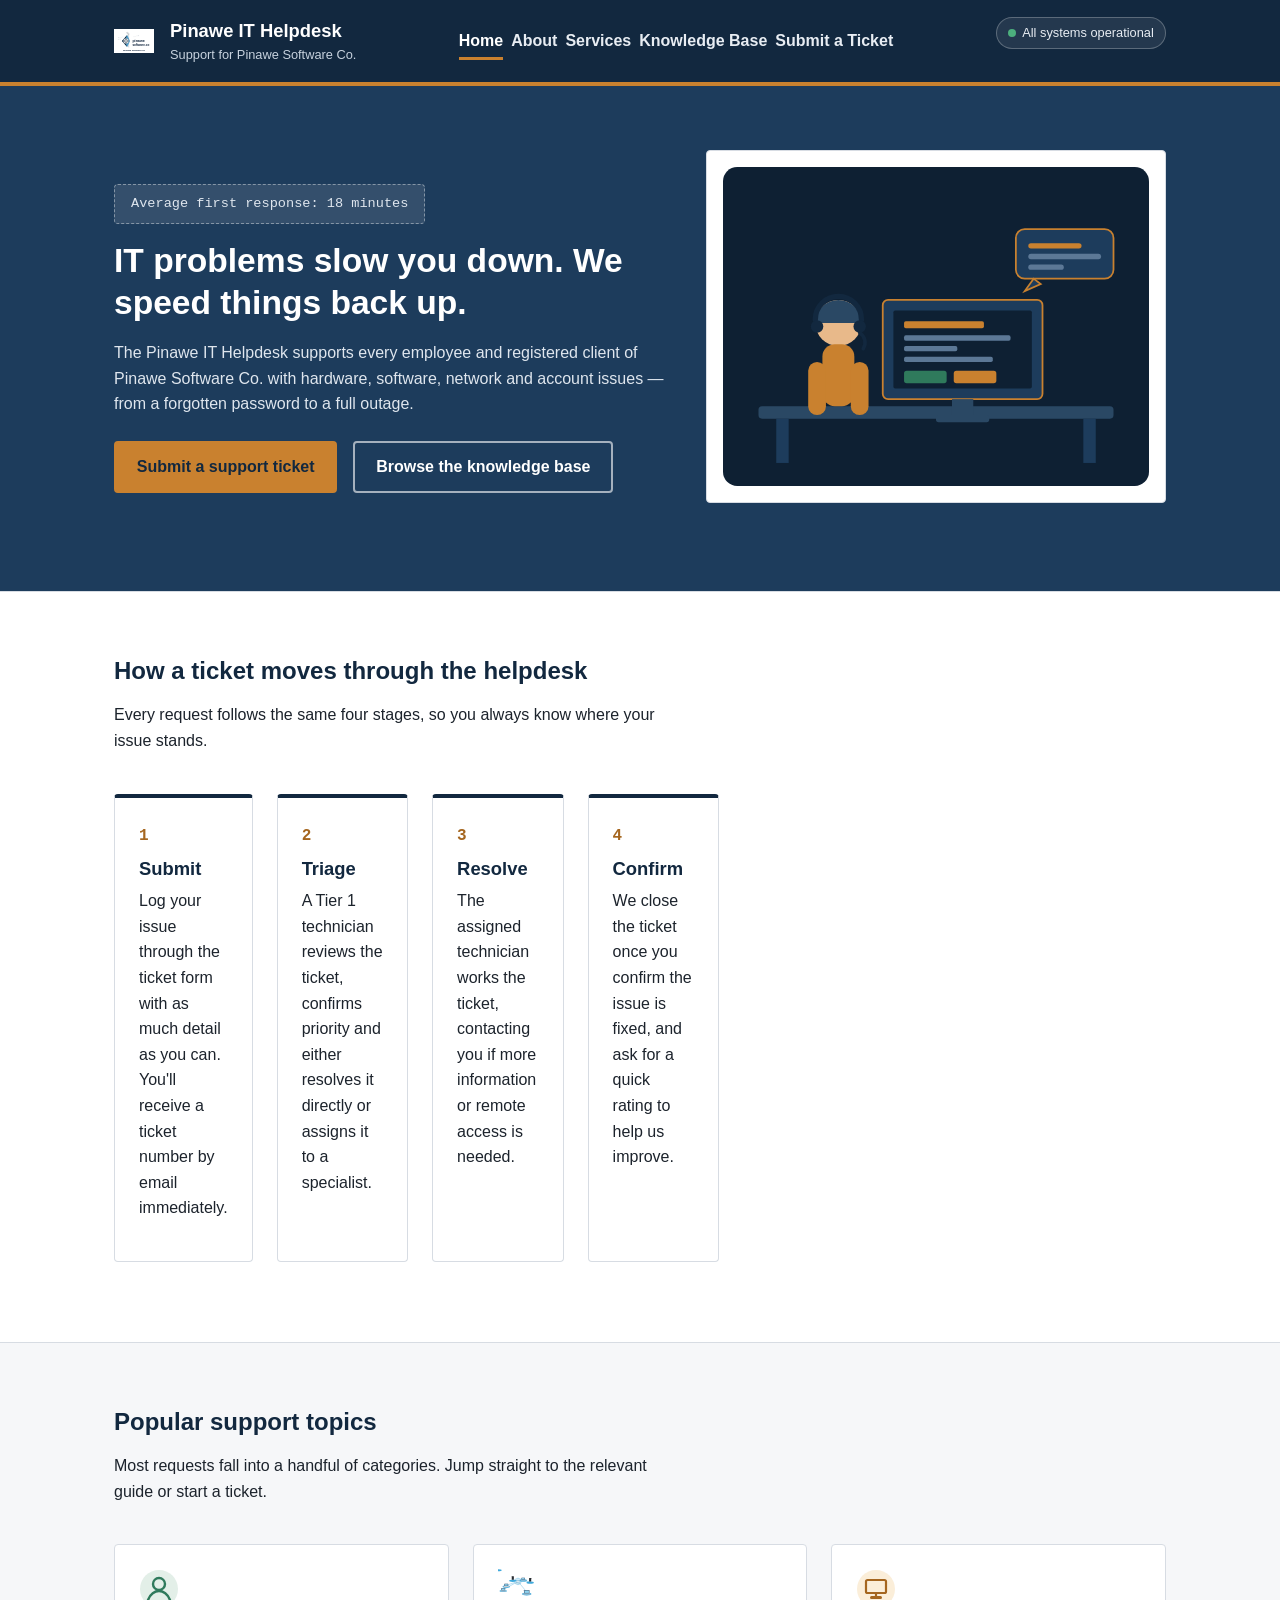
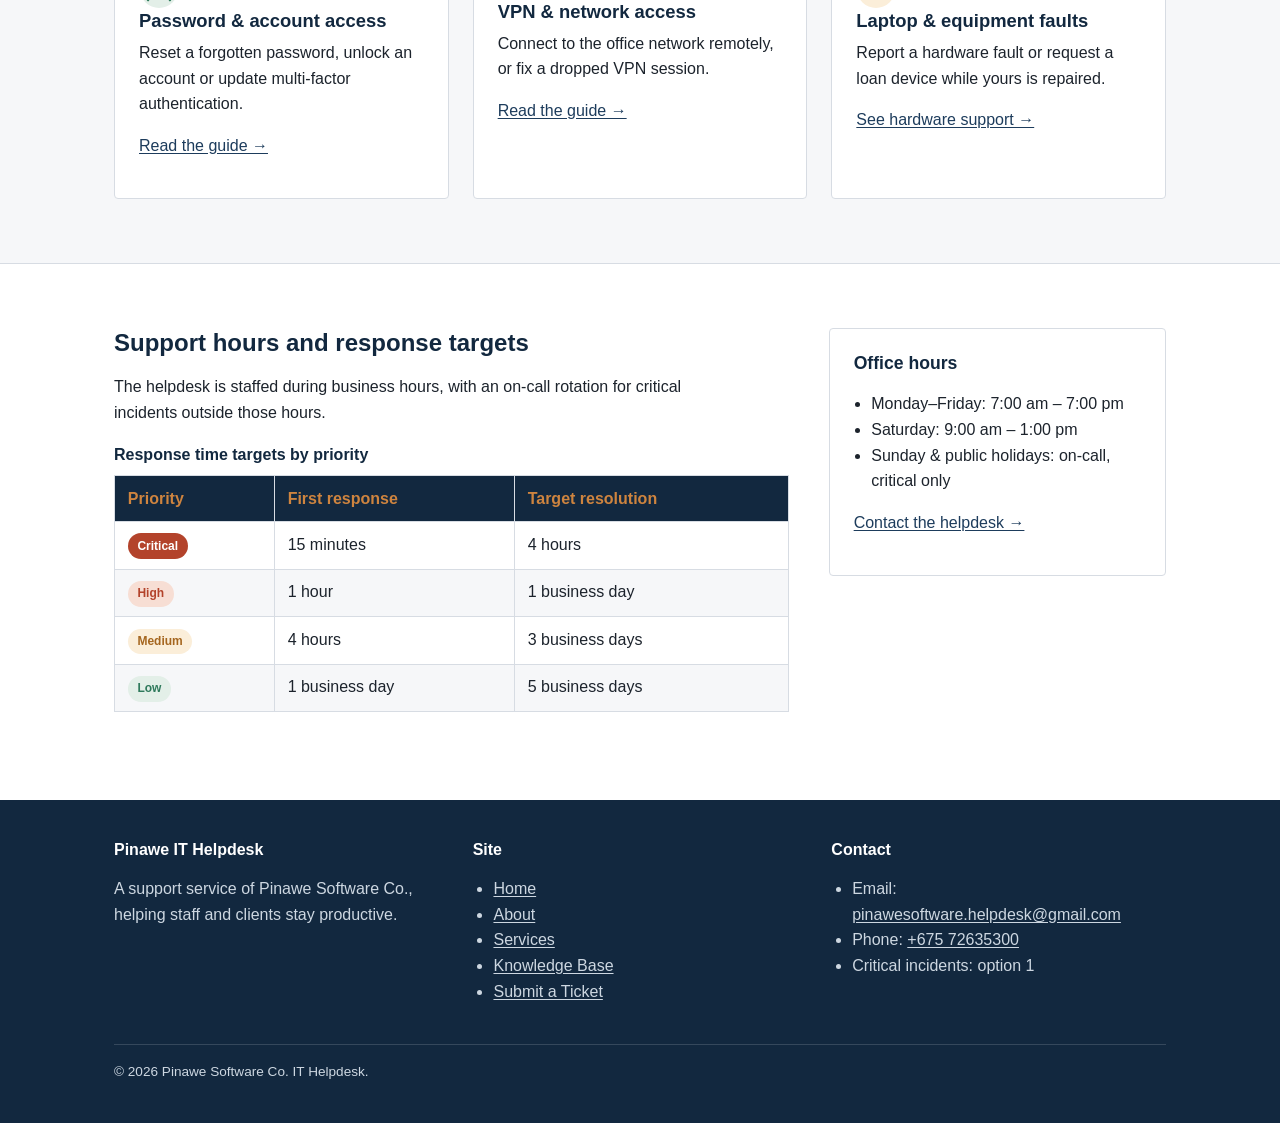
<file: index.html>
<!DOCTYPE html>
<html lang="en">
<head>
  <meta charset="UTF-8">
  <meta name="viewport" content="width=device-width, initial-scale=1.0">
  <title>Pinawe IT Helpdesk | Home</title>
  <meta name="description" content="Pinawe Software Co. IT Helpdesk provides hardware, software, network and account support for staff and clients. Log a ticket or browse the knowledge base.">
  <meta name="author" content="Pinawe Software Co.">
  <meta name="keywords" content="Pinawe, IT helpdesk, support ticket, software support, network support">
  <link rel="icon" href="assets/images/logo.svg" type="image/svg+xml">
  <link rel="stylesheet" href="css/style.css">
</head>
<body>
  <a class="skip-link" href="#main">Skip to main content</a>

  <header class="site-header">
    <div class="container">
      <a class="brand" href="index.html">
        <img src="assets/images/logo.svg" alt="Pinawe Software Co. logo" width="40" height="40">
        <span class="brand-text">
          <span class="brand-name">Pinawe IT Helpdesk</span>
          <span class="brand-tagline">Support for Pinawe Software Co.</span>
        </span>
      </a>
      <nav class="main-nav" aria-label="Primary">
        <ul>
          <li><a href="index.html" aria-current="page">Home</a></li>
          <li><a href="about.html">About</a></li>
          <li><a href="services.html">Services</a></li>
          <li><a href="knowledge-base.html">Knowledge Base</a></li>
          <li><a href="contact.html">Submit a Ticket</a></li>
        </ul>
      </nav>
      <p class="status-pill"><span class="status-dot" aria-hidden="true"></span> All systems operational</p>
    </div>
  </header>

  <main id="main">
    <section class="hero">
      <div class="container">
        <div>
          <p class="eyebrow-ticket">Average first response: 18 minutes</p>
          <h1>IT problems slow you down. We speed things back up.</h1>
          <p>The Pinawe IT Helpdesk supports every employee and registered client of Pinawe Software Co. with hardware, software, network and account issues &mdash; from a forgotten password to a full outage.</p>
          <div class="hero-actions">
            <a class="btn" href="contact.html">Submit a support ticket</a>
            <a class="btn btn-outline" href="knowledge-base.html">Browse the knowledge base</a>
          </div>
        </div>
        <figure>
          <img src="assets/images/hero-illustration.svg" alt="Illustration of a helpdesk technician wearing a headset, working at a desk in front of a ticket queue on a monitor.">
        </figure>
      </div>
    </section>

    <section class="section-alt" aria-labelledby="how-it-works-heading">
      <div class="container">
        <h2 id="how-it-works-heading">How a ticket moves through the helpdesk</h2>
        <p class="section-intro">Every request follows the same four stages, so you always know where your issue stands.</p>
        <ol class="process-list">
          <li>
            <h3>Submit</h3>
            <p>Log your issue through the ticket form with as much detail as you can. You'll receive a ticket number by email immediately.</p>
          </li>
          <li>
            <h3>Triage</h3>
            <p>A Tier 1 technician reviews the ticket, confirms priority and either resolves it directly or assigns it to a specialist.</p>
          </li>
          <li>
            <h3>Resolve</h3>
            <p>The assigned technician works the ticket, contacting you if more information or remote access is needed.</p>
          </li>
          <li>
            <h3>Confirm</h3>
            <p>We close the ticket once you confirm the issue is fixed, and ask for a quick rating to help us improve.</p>
          </li>
        </ol>
      </div>
    </section>

    <section aria-labelledby="quick-links-heading">
      <div class="container">
        <h2 id="quick-links-heading">Popular support topics</h2>
        <p class="section-intro">Most requests fall into a handful of categories. Jump straight to the relevant guide or start a ticket.</p>
        <div class="card-grid">
          <article class="card">
            <img src="assets/images/icon-account.svg" alt="" width="40" height="40">
            <h3>Password &amp; account access</h3>
            <p>Reset a forgotten password, unlock an account or update multi-factor authentication.</p>
            <p><a href="knowledge-base.html">Read the guide &rarr;</a></p>
          </article>
          <article class="card">
            <img src="assets/images/icon-network.svg" alt="" width="40" height="40">
            <h3>VPN &amp; network access</h3>
            <p>Connect to the office network remotely, or fix a dropped VPN session.</p>
            <p><a href="knowledge-base.html">Read the guide &rarr;</a></p>
          </article>
          <article class="card">
            <img src="assets/images/icon-hardware.svg" alt="" width="40" height="40">
            <h3>Laptop &amp; equipment faults</h3>
            <p>Report a hardware fault or request a loan device while yours is repaired.</p>
            <p><a href="services.html">See hardware support &rarr;</a></p>
          </article>
        </div>
      </div>
    </section>

    <section class="section-alt" aria-labelledby="hours-heading">
      <div class="container layout-with-aside">
        <div>
          <h2 id="hours-heading">Support hours and response targets</h2>
          <p>The helpdesk is staffed during business hours, with an on-call rotation for critical incidents outside those hours.</p>
          <table>
            <caption>Response time targets by priority</caption>
            <thead>
              <tr>
                <th scope="col">Priority</th>
                <th scope="col">First response</th>
                <th scope="col">Target resolution</th>
              </tr>
            </thead>
            <tbody>
              <tr>
                <td><span class="badge badge-critical">Critical</span></td>
                <td>15 minutes</td>
                <td>4 hours</td>
              </tr>
              <tr>
                <td><span class="badge badge-high">High</span></td>
                <td>1 hour</td>
                <td>1 business day</td>
              </tr>
              <tr>
                <td><span class="badge badge-medium">Medium</span></td>
                <td>4 hours</td>
                <td>3 business days</td>
              </tr>
              <tr>
                <td><span class="badge badge-low">Low</span></td>
                <td>1 business day</td>
                <td>5 business days</td>
              </tr>
            </tbody>
          </table>
        </div>
        <aside class="panel" aria-labelledby="hours-aside-heading">
          <h2 id="hours-aside-heading">Office hours</h2>
          <ul>
            <li>Monday&ndash;Friday: 7:00 am &ndash; 7:00 pm</li>
            <li>Saturday: 9:00 am &ndash; 1:00 pm</li>
            <li>Sunday &amp; public holidays: on-call, critical only</li>
          </ul>
          <p><a href="contact.html">Contact the helpdesk &rarr;</a></p>
        </aside>
      </div>
    </section>
  </main>

  <footer class="site-footer">
    <div class="container">
      <div class="footer-grid">
        <div>
          <h2>Pinawe IT Helpdesk</h2>
          <p>A support service of Pinawe Software Co., helping staff and clients stay productive.</p>
        </div>
        <nav aria-label="Footer">
          <h3>Site</h3>
          <ul>
            <li><a href="index.html">Home</a></li>
            <li><a href="about.html">About</a></li>
            <li><a href="services.html">Services</a></li>
            <li><a href="knowledge-base.html">Knowledge Base</a></li>
            <li><a href="contact.html">Submit a Ticket</a></li>
          </ul>
        </nav>
        <div>
          <h3>Contact</h3>
          <ul>
            <li>Email: <a href="mailto:pinawesoftware.helpdesk@gmail.com">pinawesoftware.helpdesk@gmail.com</a></li>
            <li>Phone: <a href="tel:+67572635300">+675 72635300</a></li>
            <li>Critical incidents: option 1</li>
          </ul>
        </div>
      </div>
      <div class="footer-bottom">
        <p>&copy; 2026 Pinawe Software Co. IT Helpdesk.</p>
      </div>
    </div>
  </footer>
</body>
</html>
</file>
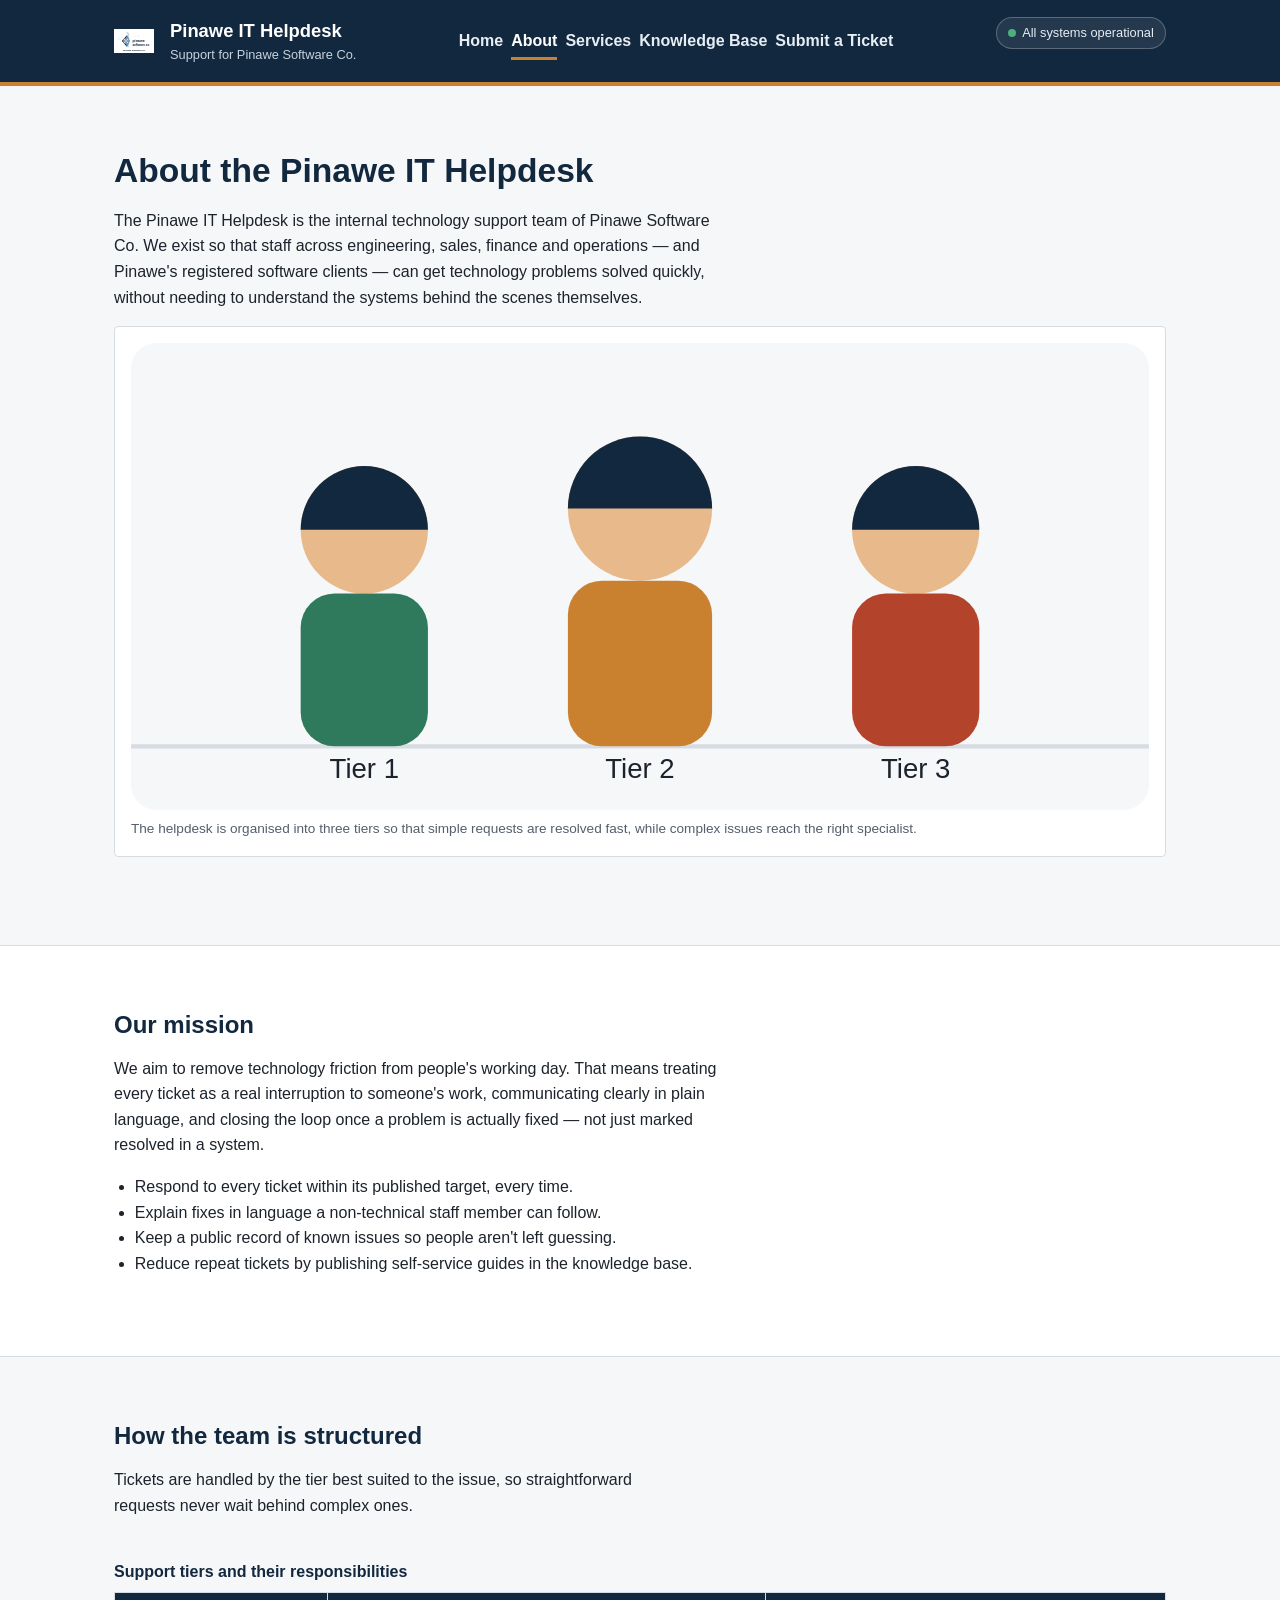
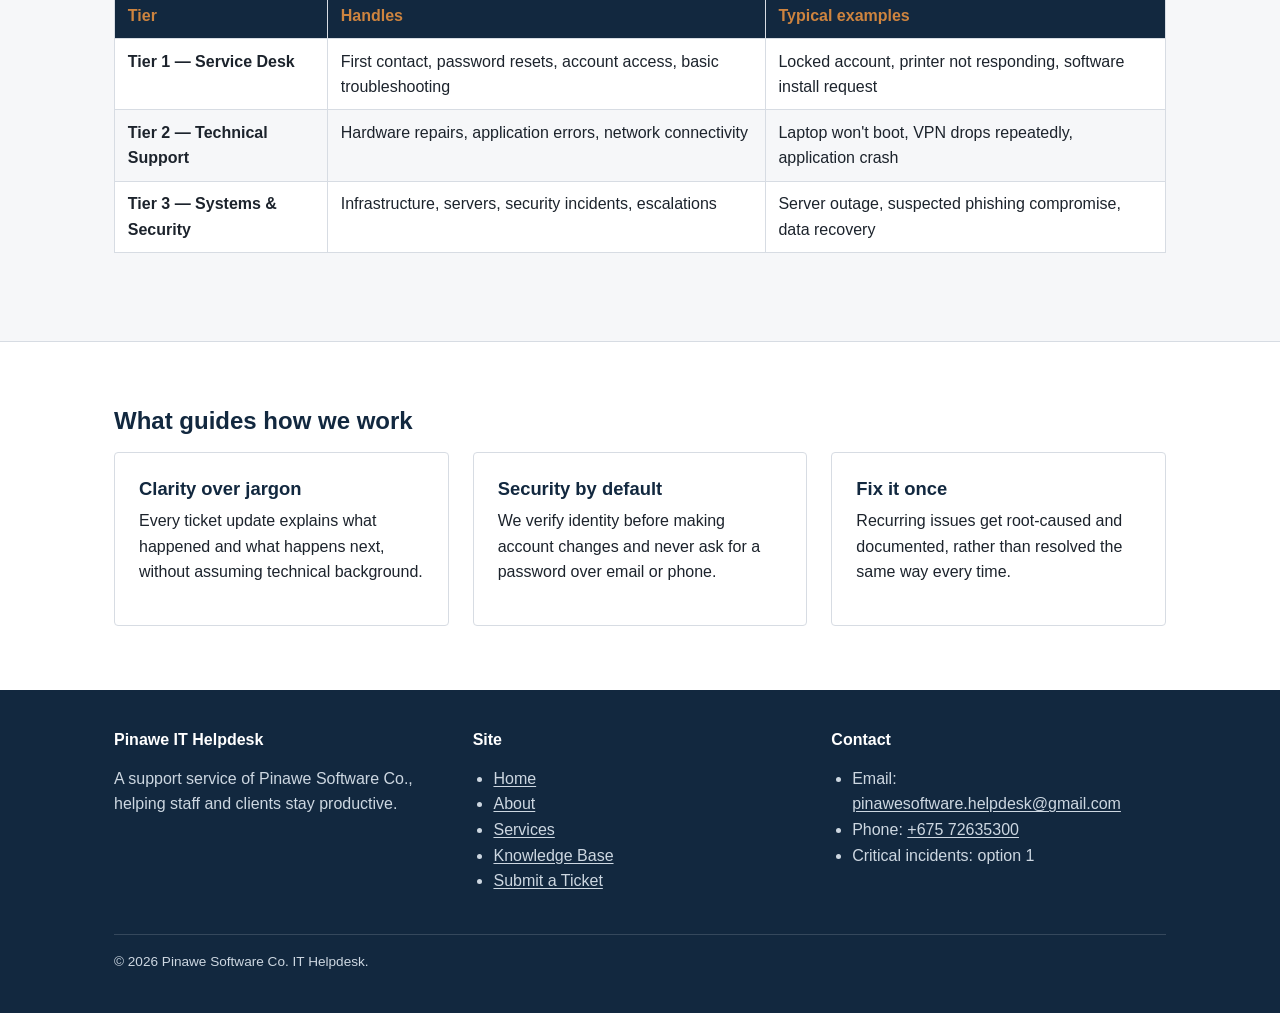
<file: about.html>
<!DOCTYPE html>
<html lang="en">
<head>
  <meta charset="UTF-8">
  <meta name="viewport" content="width=device-width, initial-scale=1.0">
  <title>About Us | Pinawe IT Helpdesk</title>
  <meta name="description" content="Learn about the Pinawe IT Helpdesk team, our mission, our support tiers, and how the service fits within Pinawe Software Co.">
  <meta name="author" content="Pinawe Software Co.">
  <link rel="icon" href="assets/images/logo.svg" type="image/svg+xml">
  <link rel="stylesheet" href="css/style.css">
</head>
<body>
  <a class="skip-link" href="#main">Skip to main content</a>

  <header class="site-header">
    <div class="container">
      <a class="brand" href="index.html">
        <img src="assets/images/logo.svg" alt="Pinawe Software Co. logo" width="40" height="40">
        <span class="brand-text">
          <span class="brand-name">Pinawe IT Helpdesk</span>
          <span class="brand-tagline">Support for Pinawe Software Co.</span>
        </span>
      </a>
      <nav class="main-nav" aria-label="Primary">
        <ul>
          <li><a href="index.html">Home</a></li>
          <li><a href="about.html" aria-current="page">About</a></li>
          <li><a href="services.html">Services</a></li>
          <li><a href="knowledge-base.html">Knowledge Base</a></li>
          <li><a href="contact.html">Submit a Ticket</a></li>
        </ul>
      </nav>
      <p class="status-pill"><span class="status-dot" aria-hidden="true"></span> All systems operational</p>
    </div>
  </header>

  <main id="main">
    <section>
      <div class="container">
        <h1>About the Pinawe IT Helpdesk</h1>
        <p>The Pinawe IT Helpdesk is the internal technology support team of Pinawe Software Co. We exist so that staff across engineering, sales, finance and operations &mdash; and Pinawe's registered software clients &mdash; can get technology problems solved quickly, without needing to understand the systems behind the scenes themselves.</p>

        <figure>
          <img src="assets/images/team.svg" alt="Simplified illustration of three helpdesk staff members standing side by side, representing Tier 1, Tier 2 and Tier 3 support.">
          <figcaption>The helpdesk is organised into three tiers so that simple requests are resolved fast, while complex issues reach the right specialist.</figcaption>
        </figure>
      </div>
    </section>

    <section class="section-alt" aria-labelledby="mission-heading">
      <div class="container">
        <h2 id="mission-heading">Our mission</h2>
        <p>We aim to remove technology friction from people's working day. That means treating every ticket as a real interruption to someone's work, communicating clearly in plain language, and closing the loop once a problem is actually fixed &mdash; not just marked resolved in a system.</p>
        <ul>
          <li>Respond to every ticket within its published target, every time.</li>
          <li>Explain fixes in language a non-technical staff member can follow.</li>
          <li>Keep a public record of known issues so people aren't left guessing.</li>
          <li>Reduce repeat tickets by publishing self-service guides in the knowledge base.</li>
        </ul>
      </div>
    </section>

    <section aria-labelledby="tiers-heading">
      <div class="container">
        <h2 id="tiers-heading">How the team is structured</h2>
        <p class="section-intro">Tickets are handled by the tier best suited to the issue, so straightforward requests never wait behind complex ones.</p>
        <table>
          <caption>Support tiers and their responsibilities</caption>
          <thead>
            <tr>
              <th scope="col">Tier</th>
              <th scope="col">Handles</th>
              <th scope="col">Typical examples</th>
            </tr>
          </thead>
          <tbody>
            <tr>
              <th scope="row">Tier 1 &mdash; Service Desk</th>
              <td>First contact, password resets, account access, basic troubleshooting</td>
              <td>Locked account, printer not responding, software install request</td>
            </tr>
            <tr>
              <th scope="row">Tier 2 &mdash; Technical Support</th>
              <td>Hardware repairs, application errors, network connectivity</td>
              <td>Laptop won't boot, VPN drops repeatedly, application crash</td>
            </tr>
            <tr>
              <th scope="row">Tier 3 &mdash; Systems &amp; Security</th>
              <td>Infrastructure, servers, security incidents, escalations</td>
              <td>Server outage, suspected phishing compromise, data recovery</td>
            </tr>
          </tbody>
        </table>
      </div>
    </section>

    <section class="section-alt" aria-labelledby="values-heading">
      <div class="container">
        <h2 id="values-heading">What guides how we work</h2>
        <div class="card-grid">
          <article class="card">
            <h3>Clarity over jargon</h3>
            <p>Every ticket update explains what happened and what happens next, without assuming technical background.</p>
          </article>
          <article class="card">
            <h3>Security by default</h3>
            <p>We verify identity before making account changes and never ask for a password over email or phone.</p>
          </article>
          <article class="card">
            <h3>Fix it once</h3>
            <p>Recurring issues get root-caused and documented, rather than resolved the same way every time.</p>
          </article>
        </div>
      </div>
    </section>


  <footer class="site-footer">
    <div class="container">
      <div class="footer-grid">
        <div>
          <h2>Pinawe IT Helpdesk</h2>
          <p>A support service of Pinawe Software Co., helping staff and clients stay productive.</p>
        </div>
        <nav aria-label="Footer">
          <h3>Site</h3>
          <ul>
            <li><a href="index.html">Home</a></li>
            <li><a href="about.html">About</a></li>
            <li><a href="services.html">Services</a></li>
            <li><a href="knowledge-base.html">Knowledge Base</a></li>
            <li><a href="contact.html">Submit a Ticket</a></li>
          </ul>
        </nav>
        <div>
          <h3>Contact</h3>
          <ul>
            <li>Email: <a href="mailto:pinawesoftware.helpdesk@gmail.com">pinawesoftware.helpdesk@gmail.com</a></li>
            <li>Phone: <a href="tel:+67572635300">+675 72635300</a></li>
            <li>Critical incidents: option 1</li>
          </ul>
        </div>
      </div>
      <div class="footer-bottom">
        <p>&copy; 2026 Pinawe Software Co. IT Helpdesk.</p>
      </div>
    </div>
  </footer>
</body>
</html>
</file>
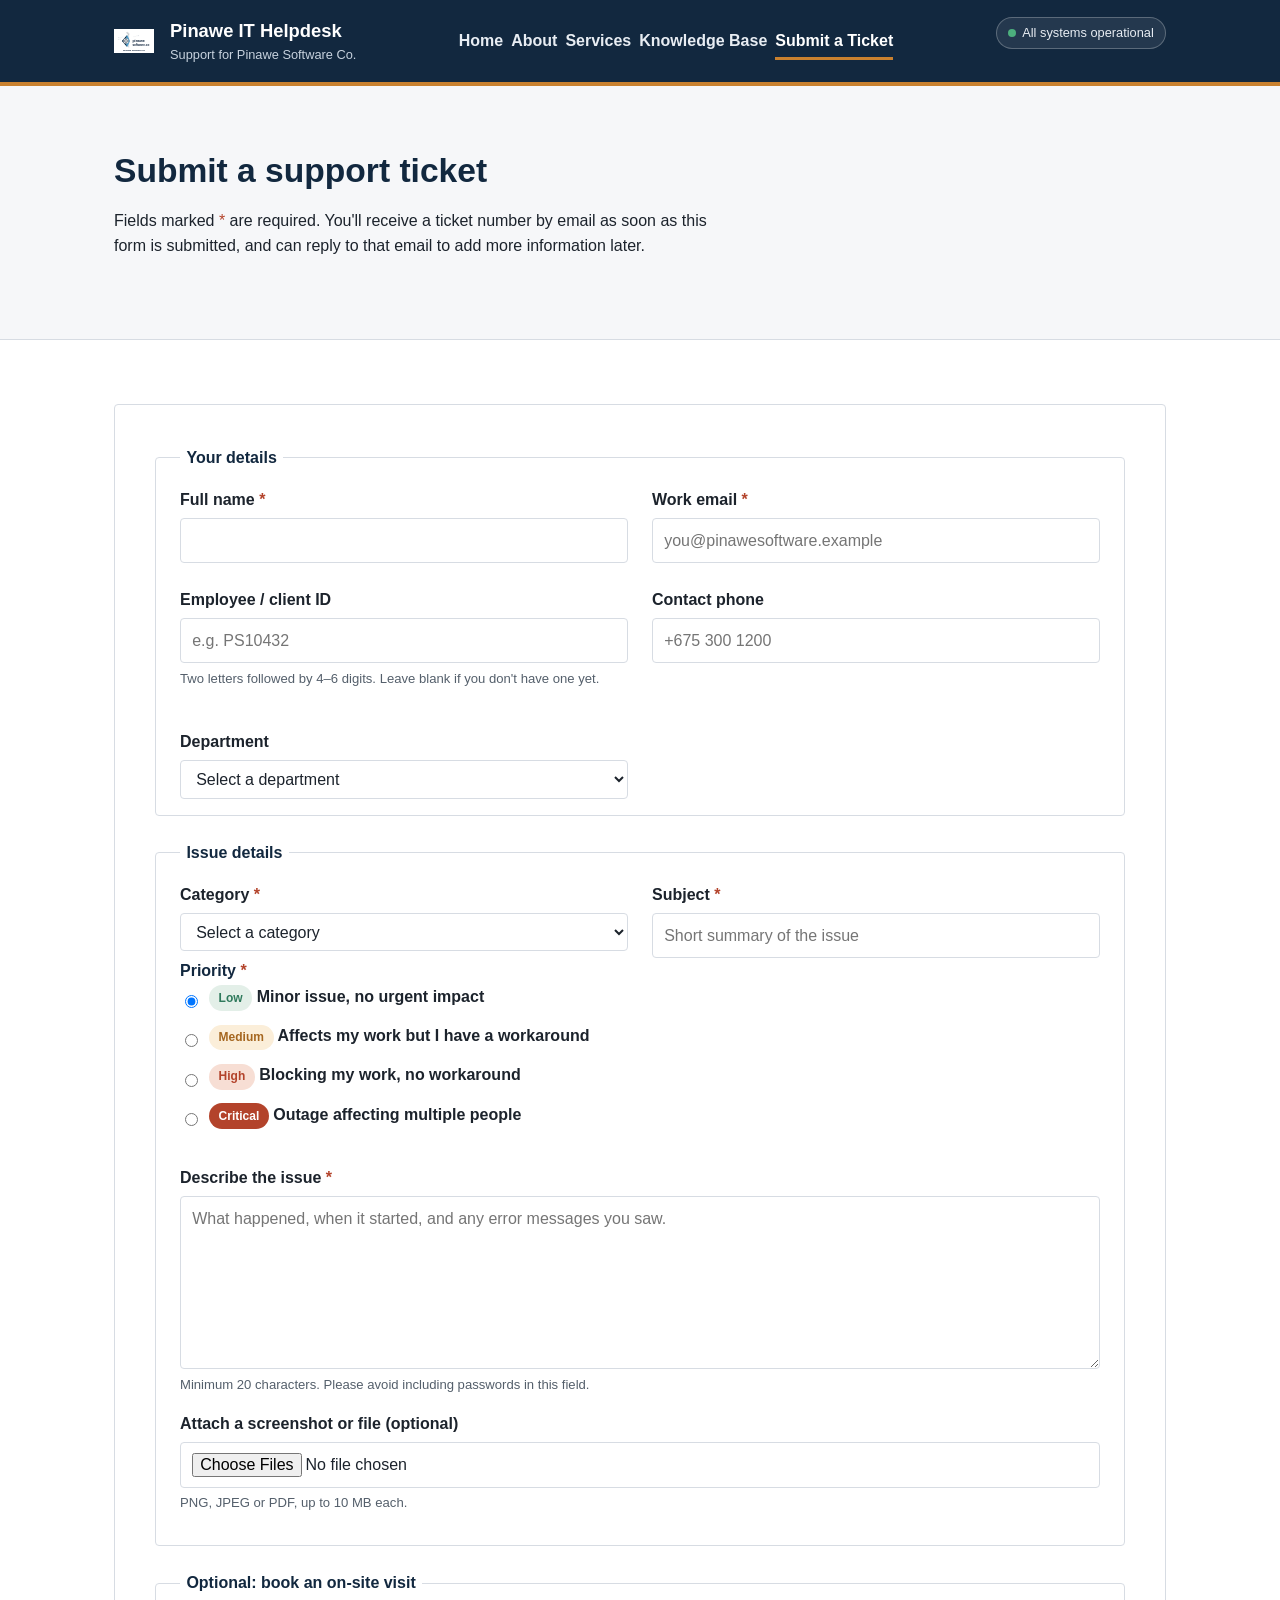
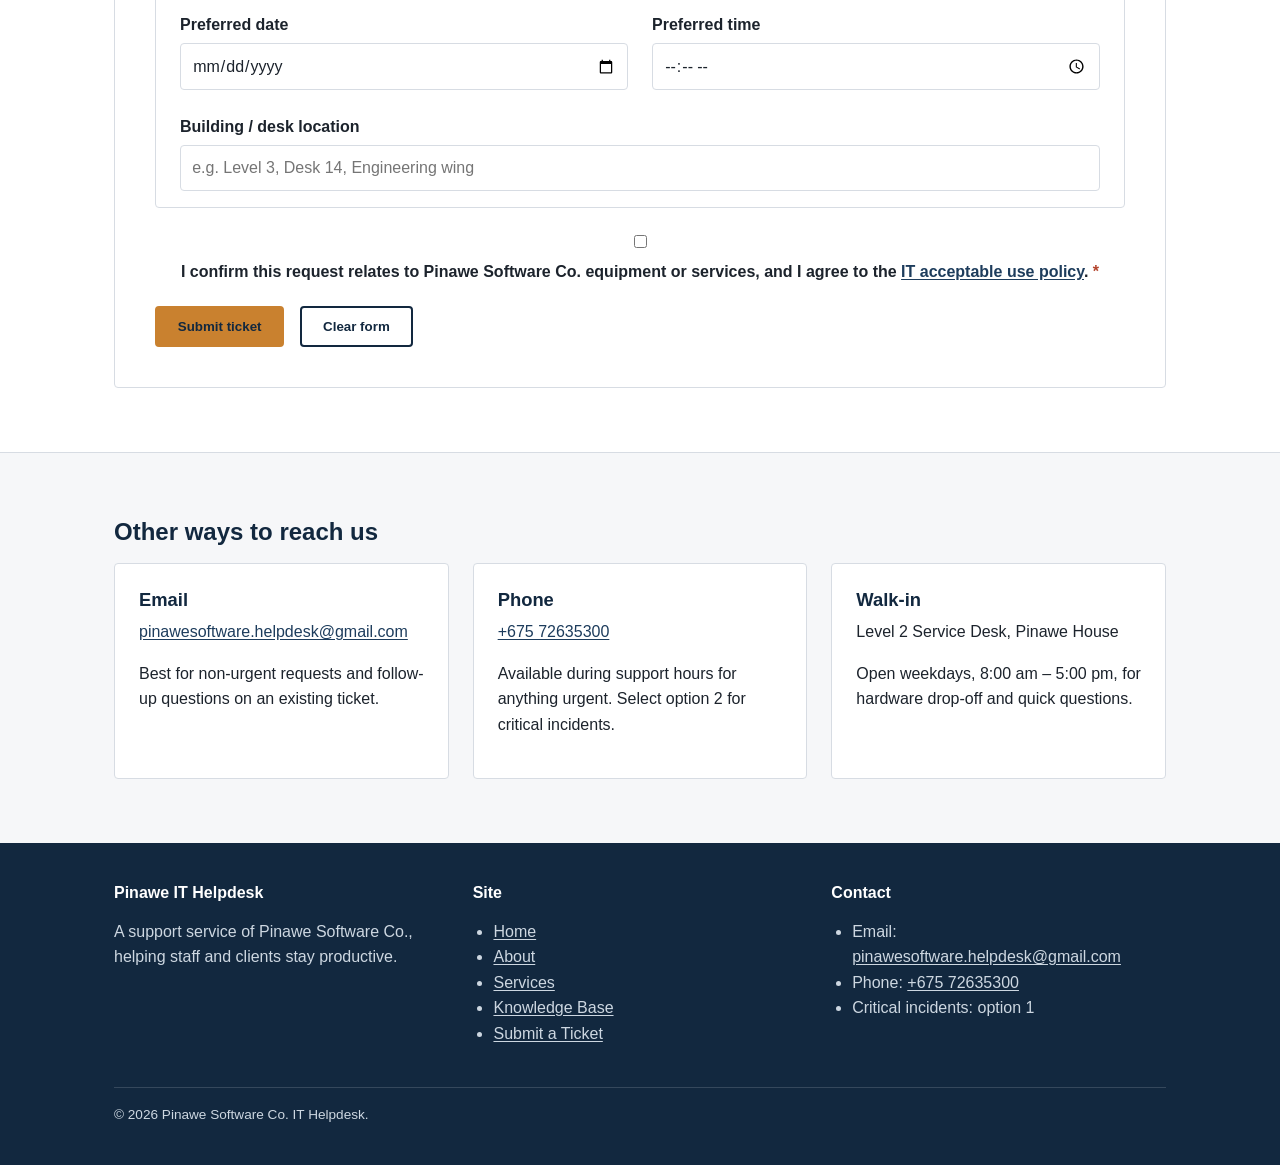
<file: contact.html>
<!DOCTYPE html>
<html lang="en">
<head>
  <meta charset="UTF-8">
  <meta name="viewport" content="width=device-width, initial-scale=1.0">
  <title>Submit a Ticket | Pinawe IT Helpdesk</title>
  <meta name="description" content="Submit an IT support ticket to the Pinawe Software Co. helpdesk, or book an on-site technician visit.">
  <meta name="author" content="Pinawe Software Co.">
  <link rel="icon" href="assets/images/logo.svg" type="image/svg+xml">
  <link rel="stylesheet" href="css/style.css">
</head>
<body>
  <a class="skip-link" href="#main">Skip to main content</a>

  <header class="site-header">
    <div class="container">
      <a class="brand" href="index.html">
        <img src="assets/images/logo.svg" alt="Pinawe Software Co. logo" width="40" height="40">
        <span class="brand-text">
          <span class="brand-name">Pinawe IT Helpdesk</span>
          <span class="brand-tagline">Support for Pinawe Software Co.</span>
        </span>
      </a>
      <nav class="main-nav" aria-label="Primary">
        <ul>
          <li><a href="index.html">Home</a></li>
          <li><a href="about.html">About</a></li>
          <li><a href="services.html">Services</a></li>
          <li><a href="knowledge-base.html">Knowledge Base</a></li>
          <li><a href="contact.html" aria-current="page">Submit a Ticket</a></li>
        </ul>
      </nav>
      <p class="status-pill"><span class="status-dot" aria-hidden="true"></span> All systems operational</p>
    </div>
  </header>

  <main id="main">
    <section>
      <div class="container">
        <h1>Submit a support ticket</h1>
        <p>Fields marked <span class="required-flag">*</span> are required. You'll receive a ticket number by email as soon as this form is submitted, and can reply to that email to add more information later.</p>
      </div>
    </section>

    <section class="section-alt" aria-labelledby="ticket-form-heading">
      <div class="container">
        <h2 id="ticket-form-heading" class="visually-hidden">Ticket details form</h2>
        <form class="form-panel" action="https://example.com/submit-ticket" method="post" novalidate>

          <fieldset>
            <legend>Your details</legend>
            <div class="form-grid">
              <div class="form-field">
                <label for="full-name">Full name <span class="required-flag">*</span></label>
                <input type="text" id="full-name" name="full-name" autocomplete="name" required minlength="2" maxlength="80">
              </div>
              <div class="form-field">
                <label for="email">Work email <span class="required-flag">*</span></label>
                <input type="email" id="email" name="email" autocomplete="email" required placeholder="you@pinawesoftware.example">
              </div>
              <div class="form-field">
                <label for="employee-id">Employee / client ID</label>
                <input type="text" id="employee-id" name="employee-id" pattern="[A-Za-z]{2}[0-9]{4,6}" placeholder="e.g. PS10432">
                <p class="hint">Two letters followed by 4&ndash;6 digits. Leave blank if you don't have one yet.</p>
              </div>
              <div class="form-field">
                <label for="phone">Contact phone</label>
                <input type="tel" id="phone" name="phone" autocomplete="tel" pattern="[0-9 +()-]{7,15}" placeholder="+675 300 1200">
              </div>
              <div class="form-field">
                <label for="department">Department</label>
                <select id="department" name="department">
                  <option value="">Select a department</option>
                  <option value="engineering">Engineering</option>
                  <option value="sales">Sales</option>
                  <option value="finance">Finance</option>
                  <option value="operations">Operations</option>
                  <option value="client">External client</option>
                  <option value="other">Other</option>
                </select>
              </div>
            </div>
          </fieldset>

          <fieldset>
            <legend>Issue details</legend>
            <div class="form-grid">
              <div class="form-field">
                <label for="category">Category <span class="required-flag">*</span></label>
                <select id="category" name="category" required>
                  <option value="">Select a category</option>
                  <option value="hardware">Hardware</option>
                  <option value="software">Software</option>
                  <option value="network">Network &amp; connectivity</option>
                  <option value="account">Account &amp; access</option>
                  <option value="security">Security incident</option>
                  <option value="training">Training request</option>
                  <option value="other">Other</option>
                </select>
              </div>
              <div class="form-field">
                <label for="subject">Subject <span class="required-flag">*</span></label>
                <input type="text" id="subject" name="subject" required maxlength="100" placeholder="Short summary of the issue">
              </div>
            </div>

            <fieldset>
              <legend>Priority <span class="required-flag">*</span></legend>
              <div class="radio-row">
                <input type="radio" id="priority-low" name="priority" value="low" checked>
                <label for="priority-low"><span class="badge badge-low">Low</span> Minor issue, no urgent impact</label>
              </div>
              <div class="radio-row">
                <input type="radio" id="priority-medium" name="priority" value="medium">
                <label for="priority-medium"><span class="badge badge-medium">Medium</span> Affects my work but I have a workaround</label>
              </div>
              <div class="radio-row">
                <input type="radio" id="priority-high" name="priority" value="high">
                <label for="priority-high"><span class="badge badge-high">High</span> Blocking my work, no workaround</label>
              </div>
              <div class="radio-row">
                <input type="radio" id="priority-critical" name="priority" value="critical">
                <label for="priority-critical"><span class="badge badge-critical">Critical</span> Outage affecting multiple people</label>
              </div>
            </fieldset>

            <div class="form-field full-width">
              <label for="description">Describe the issue <span class="required-flag">*</span></label>
              <textarea id="description" name="description" rows="6" required minlength="20" maxlength="2000" placeholder="What happened, when it started, and any error messages you saw."></textarea>
              <p class="hint">Minimum 20 characters. Please avoid including passwords in this field.</p>
            </div>

            <div class="form-field full-width">
              <label for="attachment">Attach a screenshot or file (optional)</label>
              <input type="file" id="attachment" name="attachment" accept="image/png, image/jpeg, .pdf" multiple>
              <p class="hint">PNG, JPEG or PDF, up to 10&nbsp;MB each.</p>
            </div>
          </fieldset>

          <fieldset>
            <legend>Optional: book an on-site visit</legend>
            <div class="form-grid">
              <div class="form-field">
                <label for="visit-date">Preferred date</label>
                <input type="date" id="visit-date" name="visit-date" min="2026-09-08">
              </div>
              <div class="form-field">
                <label for="visit-time">Preferred time</label>
                <input type="time" id="visit-time" name="visit-time" min="07:00" max="19:00">
              </div>
              <div class="form-field full-width">
                <label for="location">Building / desk location</label>
                <input type="text" id="location" name="location" maxlength="120" placeholder="e.g. Level 3, Desk 14, Engineering wing">
              </div>
            </div>
          </fieldset>

          <div class="form-field full-width checkbox-row">
            <input type="checkbox" id="agree" name="agree" required>
            <label for="agree">I confirm this request relates to Pinawe Software Co. equipment or services, and I agree to the <a href="#">IT acceptable use policy</a>. <span class="required-flag">*</span></label>
          </div>

          <div class="form-actions">
            <button type="submit" class="btn">Submit ticket</button>
            <button type="reset" class="btn btn-outline-dark">Clear form</button>
          </div>
        </form>
      </div>
    </section>

    <section aria-labelledby="other-ways-heading">
      <div class="container">
        <h2 id="other-ways-heading">Other ways to reach us</h2>
        <div class="card-grid">
          <article class="card">
            <h3>Email</h3>
            <p><a href="mailto:pinawesoftware.helpdesk@gmail.com">pinawesoftware.helpdesk@gmail.com</a></p>
            <p>Best for non-urgent requests and follow-up questions on an existing ticket.</p>
          </article>
          <article class="card">
            <h3>Phone</h3>
            <p><a href="tel:+67572635300">+675 72635300</a></p>
            <p>Available during support hours for anything urgent. Select option 2 for critical incidents.</p>
          </article>
          <article class="card">
            <h3>Walk-in</h3>
            <p>Level 2 Service Desk, Pinawe House</p>
            <p>Open weekdays, 8:00 am &ndash; 5:00 pm, for hardware drop-off and quick questions.</p>
          </article>
        </div>
      </div>
    </section>
  </main>

  <footer class="site-footer">
    <div class="container">
      <div class="footer-grid">
        <div>
          <h2>Pinawe IT Helpdesk</h2>
          <p>A support service of Pinawe Software Co., helping staff and clients stay productive.</p>
        </div>
        <nav aria-label="Footer">
          <h3>Site</h3>
          <ul>
            <li><a href="index.html">Home</a></li>
            <li><a href="about.html">About</a></li>
            <li><a href="services.html">Services</a></li>
            <li><a href="knowledge-base.html">Knowledge Base</a></li>
            <li><a href="contact.html">Submit a Ticket</a></li>
          </ul>
        </nav>
        <div>
          <h3>Contact</h3>
          <ul>
            <li>Email: <a href="mailto:pinawesoftware.helpdesk@gmail.com">pinawesoftware.helpdesk@gmail.com</a></li>
            <li>Phone: <a href="tel:+67572635300">+675 72635300</a></li>
            <li>Critical incidents: option 1</li>
          </ul>
        </div>
      </div>
      <div class="footer-bottom">
        <p>&copy; 2026 Pinawe Software Co. IT Helpdesk.</p>
      </div>
    </div>
  </footer>
</body>
</html>
</file>
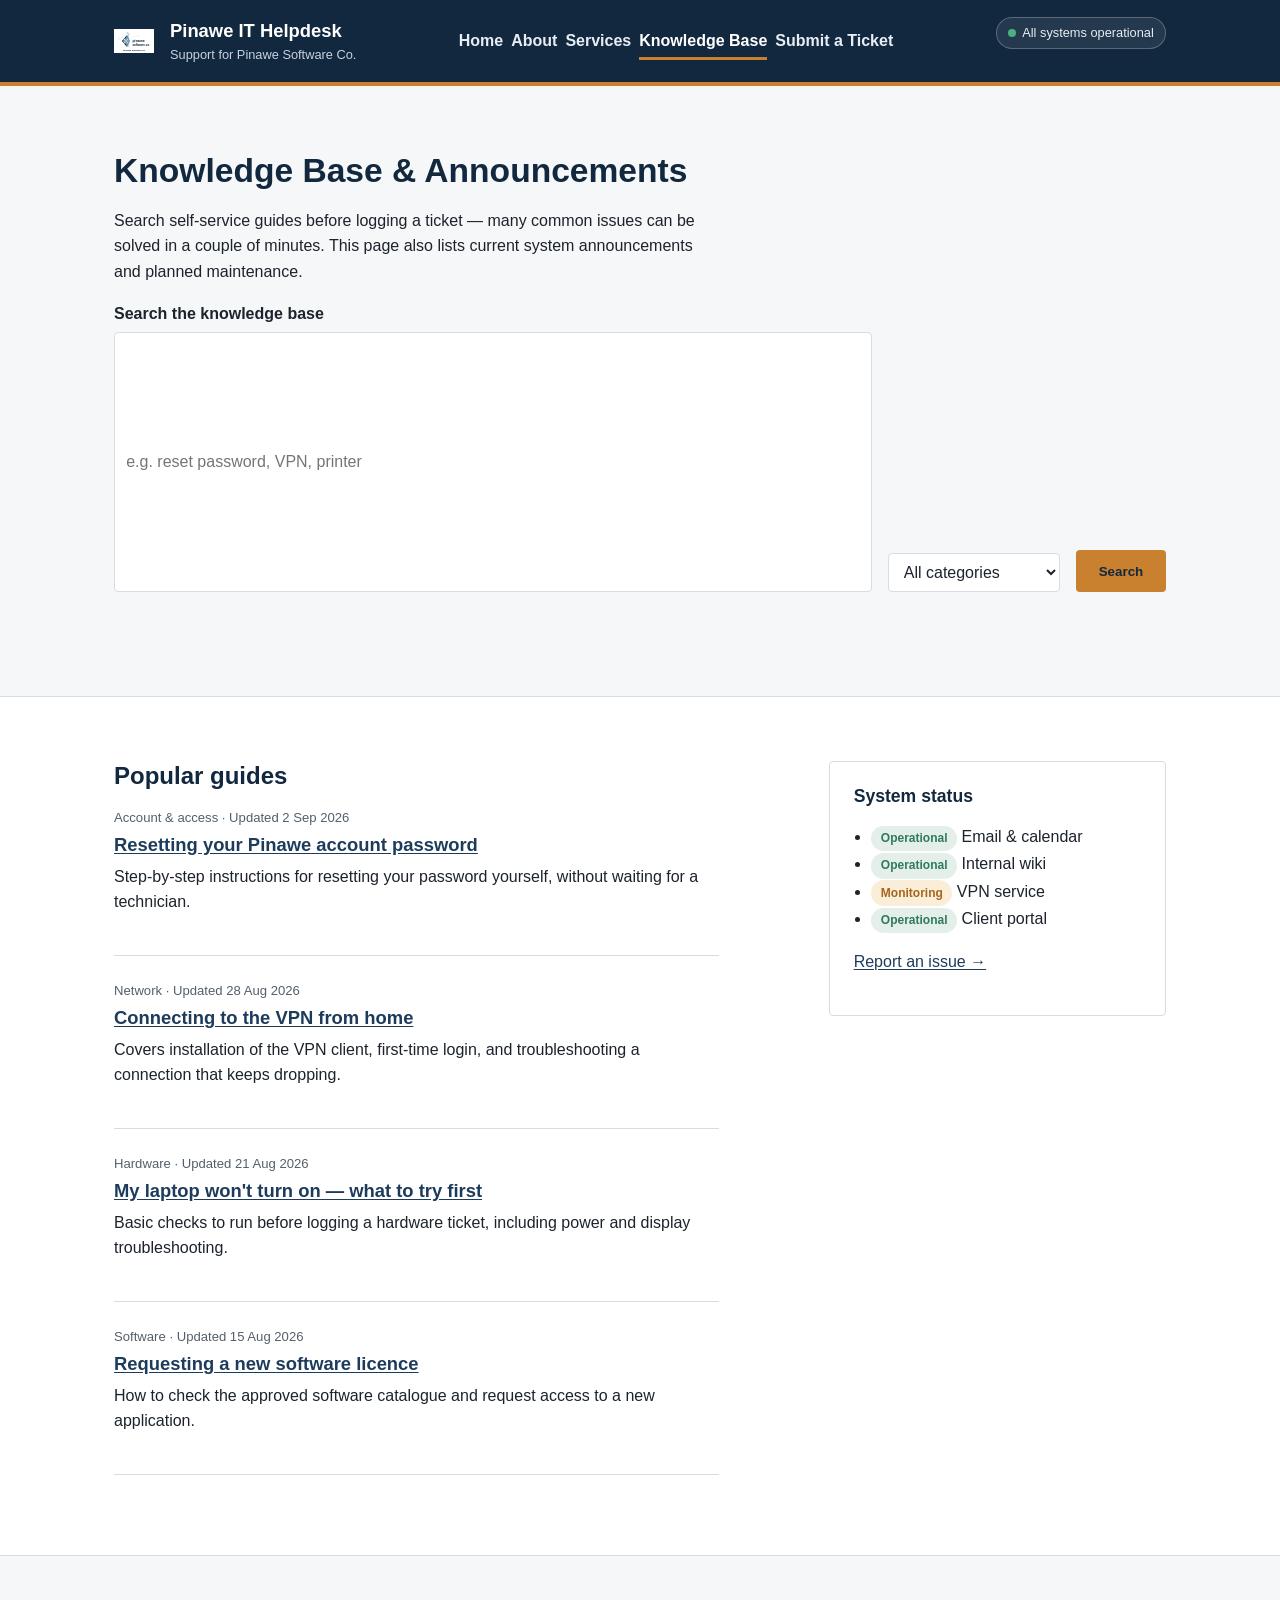
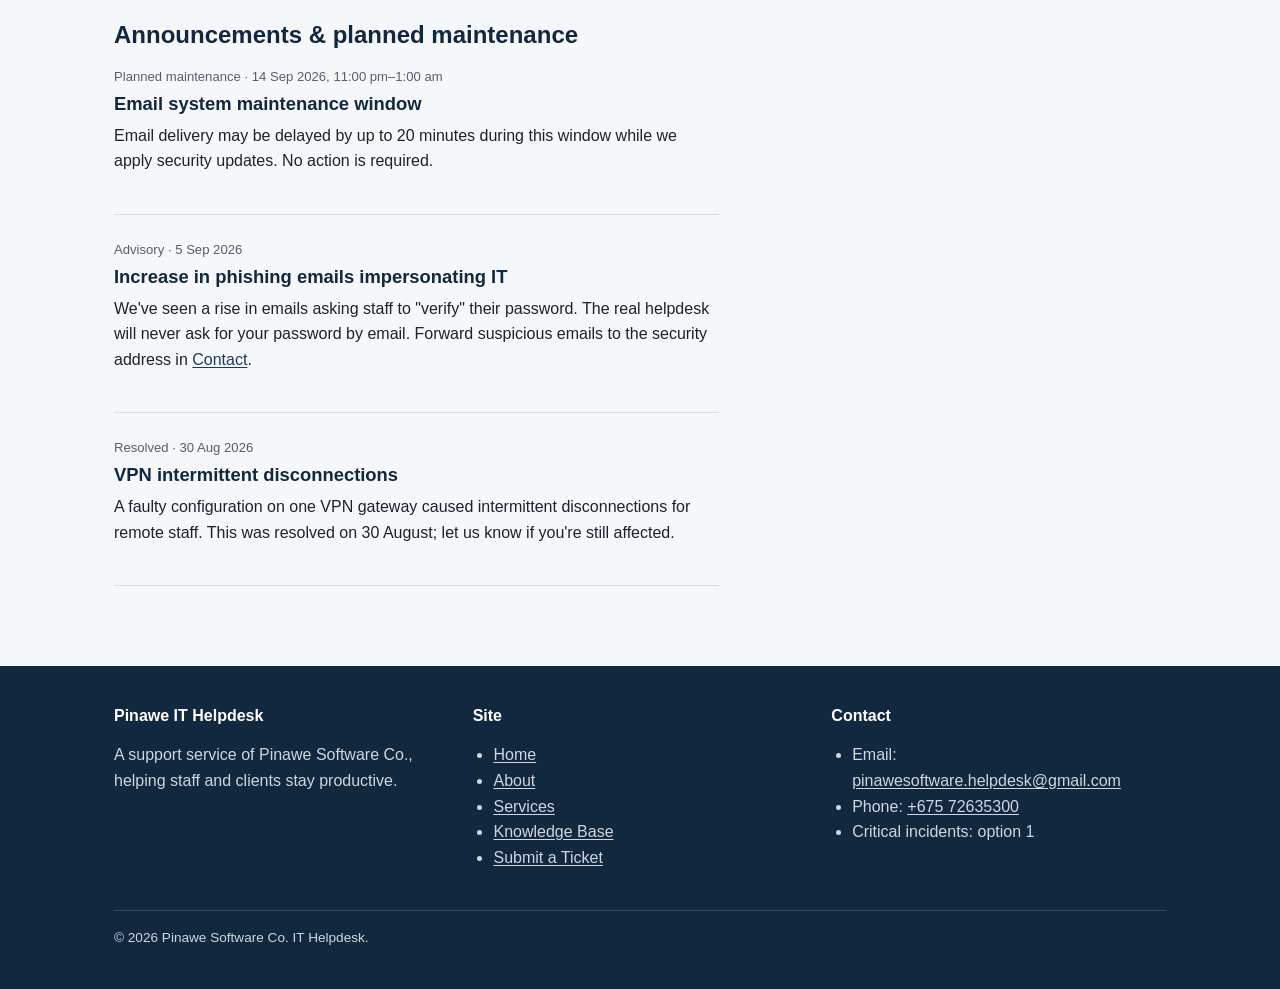
<file: knowledge-base.html>
<!DOCTYPE html>
<html lang="en">
<head>
  <meta charset="UTF-8">
  <meta name="viewport" content="width=device-width, initial-scale=1.0">
  <title>Knowledge Base &amp; Announcements | Pinawe IT Helpdesk</title>
  <meta name="description" content="Self-service guides, system status and announcements from the Pinawe Software Co. IT Helpdesk.">
  <meta name="author" content="Pinawe Software Co.">
  <link rel="icon" href="assets/images/logo.svg" type="image/svg+xml">
  <link rel="stylesheet" href="css/style.css">
</head>
<body>
  <a class="skip-link" href="#main">Skip to main content</a>

  <header class="site-header">
    <div class="container">
      <a class="brand" href="index.html">
        <img src="assets/images/logo.svg" alt="Pinawe Software Co. logo" width="40" height="40">
        <span class="brand-text">
          <span class="brand-name">Pinawe IT Helpdesk</span>
          <span class="brand-tagline">Support for Pinawe Software Co.</span>
        </span>
      </a>
      <nav class="main-nav" aria-label="Primary">
        <ul>
          <li><a href="index.html">Home</a></li>
          <li><a href="about.html">About</a></li>
          <li><a href="services.html">Services</a></li>
          <li><a href="knowledge-base.html" aria-current="page">Knowledge Base</a></li>
          <li><a href="contact.html">Submit a Ticket</a></li>
        </ul>
      </nav>
      <p class="status-pill"><span class="status-dot" aria-hidden="true"></span> All systems operational</p>
    </div>
  </header>

  <main id="main">
    <section>
      <div class="container">
        <h1>Knowledge Base &amp; Announcements</h1>
        <p>Search self-service guides before logging a ticket &mdash; many common issues can be solved in a couple of minutes. This page also lists current system announcements and planned maintenance.</p>

        <form class="kb-search" role="search" action="#search-results" method="get">
          <div class="form-field form-field-grow">
            <label for="kb-search-input">Search the knowledge base</label>
            <input type="search" id="kb-search-input" name="q" placeholder="e.g. reset password, VPN, printer">
          </div>
          <div class="form-field form-field-end">
            <label for="kb-category" class="visually-hidden">Filter by category</label>
            <select id="kb-category" name="category">
              <option value="all">All categories</option>
              <option value="account">Account &amp; access</option>
              <option value="hardware">Hardware</option>
              <option value="software">Software</option>
              <option value="network">Network</option>
            </select>
          </div>
          <div class="form-field form-field-end">
            <button type="submit" class="btn">Search</button>
          </div>
        </form>
      </div>
    </section>

    <section class="section-alt" id="search-results" aria-labelledby="guides-heading">
      <div class="container layout-with-aside">
        <div>
          <h2 id="guides-heading">Popular guides</h2>
          <ul class="article-list">
            <li>
              <p class="article-meta">Account &amp; access &middot; Updated 2 Sep 2026</p>
              <h3><a href="#">Resetting your Pinawe account password</a></h3>
              <p>Step-by-step instructions for resetting your password yourself, without waiting for a technician.</p>
            </li>
            <li>
              <p class="article-meta">Network &middot; Updated 28 Aug 2026</p>
              <h3><a href="#">Connecting to the VPN from home</a></h3>
              <p>Covers installation of the VPN client, first-time login, and troubleshooting a connection that keeps dropping.</p>
            </li>
            <li>
              <p class="article-meta">Hardware &middot; Updated 21 Aug 2026</p>
              <h3><a href="#">My laptop won't turn on &mdash; what to try first</a></h3>
              <p>Basic checks to run before logging a hardware ticket, including power and display troubleshooting.</p>
            </li>
            <li>
              <p class="article-meta">Software &middot; Updated 15 Aug 2026</p>
              <h3><a href="#">Requesting a new software licence</a></h3>
              <p>How to check the approved software catalogue and request access to a new application.</p>
            </li>
          </ul>
        </div>

        <aside class="panel" aria-labelledby="status-heading">
          <h2 id="status-heading">System status</h2>
          <ul>
            <li><span class="badge badge-low">Operational</span> Email &amp; calendar</li>
            <li><span class="badge badge-low">Operational</span> Internal wiki</li>
            <li><span class="badge badge-medium">Monitoring</span> VPN service</li>
            <li><span class="badge badge-low">Operational</span> Client portal</li>
          </ul>
          <p><a href="contact.html">Report an issue &rarr;</a></p>
        </aside>
      </div>
    </section>

    <section aria-labelledby="announcements-heading">
      <div class="container">
        <h2 id="announcements-heading">Announcements &amp; planned maintenance</h2>
        <ul class="article-list">
          <li>
            <p class="article-meta">Planned maintenance &middot; 14 Sep 2026, 11:00 pm&ndash;1:00 am</p>
            <h3>Email system maintenance window</h3>
            <p>Email delivery may be delayed by up to 20 minutes during this window while we apply security updates. No action is required.</p>
          </li>
          <li>
            <p class="article-meta">Advisory &middot; 5 Sep 2026</p>
            <h3>Increase in phishing emails impersonating IT</h3>
            <p>We've seen a rise in emails asking staff to "verify" their password. The real helpdesk will never ask for your password by email. Forward suspicious emails to the security address in <a href="contact.html">Contact</a>.</p>
          </li>
          <li>
            <p class="article-meta">Resolved &middot; 30 Aug 2026</p>
            <h3>VPN intermittent disconnections</h3>
            <p>A faulty configuration on one VPN gateway caused intermittent disconnections for remote staff. This was resolved on 30 August; let us know if you're still affected.</p>
          </li>
        </ul>
      </div>
    </section>
  </main>

  <footer class="site-footer">
    <div class="container">
      <div class="footer-grid">
        <div>
          <h2>Pinawe IT Helpdesk</h2>
          <p>A support service of Pinawe Software Co., helping staff and clients stay productive.</p>
        </div>
        <nav aria-label="Footer">
          <h3>Site</h3>
          <ul>
            <li><a href="index.html">Home</a></li>
            <li><a href="about.html">About</a></li>
            <li><a href="services.html">Services</a></li>
            <li><a href="knowledge-base.html">Knowledge Base</a></li>
            <li><a href="contact.html">Submit a Ticket</a></li>
          </ul>
        </nav>
        <div>
          <h3>Contact</h3>
          <ul>
            <li>Email: <a href="mailto:pinawesoftware.helpdesk@gmail.com">pinawesoftware.helpdesk@gmail.com</a></li>
            <li>Phone: <a href="tel:+67572635300">+675 72635300</a></li>
            <li>Critical incidents: option 1</li>
          </ul>
        </div>
      </div>
      <div class="footer-bottom">
        <p>&copy; 2026 Pinawe Software Co. IT Helpdesk.</p>
      </div>
    </div>
  </footer>
</body>
</html>
</file>
<file: css/style.css>
/* =========================================================
   Pinawe Software Co. — IT Helpdesk
   style.css
   Basic CSS3 only: readability, spacing and layout.
   
   ========================================================= */

:root {
  --color-navy: #12283f;
  --color-navy-light: #1d3c5c;
  --color-bg: #f6f7f9;
  --color-panel: #ffffff;
  --color-border: #d7dce3;
  --color-text: #1c232c;
  --color-text-muted: #545f6b;
  --color-accent: #c9812f;
  --color-accent-dark: #a5661f;
  --color-success: #2f7a5c;
  --color-danger: #b3432b;
  --space-1: 0.5rem;
  --space-2: 1rem;
  --space-3: 1.5rem;
  --space-4: 2.5rem;
  --space-5: 4rem;
  --radius: 4px;
  --font-body: "Segoe UI", Verdana, Arial, sans-serif;
  --font-heading: "Trebuchet MS", "Segoe UI", Verdana, sans-serif;
  --font-mono: "Consolas", "Courier New", monospace;
}

/* ---------- Reset-lite ---------- */
* { box-sizing: border-box; }

html { scroll-behavior: smooth; }

body {
  margin: 0;
  font-family: var(--font-body);
  color: var(--color-text);
  background-color: var(--color-bg);
  line-height: 1.6;
}

img, video { max-width: 100%; height: auto; display: block; }

a {
  color: var(--color-navy-light);
  text-decoration: underline;
  text-underline-offset: 2px;
}

a:hover { color: var(--color-accent-dark); }

a:focus-visible,
button:focus-visible,
input:focus-visible,
select:focus-visible,
textarea:focus-visible {
  outline: 3px solid var(--color-accent);
  outline-offset: 2px;
}

h1, h2, h3, h4 {
  font-family: var(--font-heading);
  color: var(--color-navy);
  line-height: 1.25;
  margin-top: 0;
}

h1 { font-size: 1.7rem; margin-bottom: var(--space-2); }
h2 { font-size: 1.3rem; margin-bottom: var(--space-2); }
h3 { font-size: 1.1rem; margin-bottom: var(--space-1); }

p { margin-top: 0; margin-bottom: var(--space-2); max-width: 68ch; }

ul, ol { max-width: 68ch; padding-left: 1.3rem; }

.container {
  width: 100%;
  max-width: 1100px;
  margin: 0 auto;
  padding: 0 var(--space-3);
}

/* ---------- Skip link ---------- */
.skip-link {
  position: absolute;
  left: -999px;
  top: auto;
  background: var(--color-navy);
  color: #fff;
  padding: var(--space-1) var(--space-2);
  z-index: 100;
}

.skip-link:focus {
  left: var(--space-2);
  top: var(--space-2);
}

/* ---------- Site header / nav ---------- */
.site-header {
  background-color: var(--color-navy);
  color: #fff;
  border-bottom: 4px solid var(--color-accent);
}

.site-header .container {
  display: flex;
  flex-direction: column;
  align-items: flex-start;
  gap: var(--space-2);
  padding-top: var(--space-2);
  padding-bottom: var(--space-2);
}

.brand {
  display: flex;
  align-items: center;
  gap: var(--space-2);
  text-decoration: none;
  color: #fff;
}

.brand img { width: 40px; height: 40px; }

.brand-text .brand-name {
  display: block;
  font-family: var(--font-heading);
  font-size: 1.15rem;
  font-weight: bold;
  color: #fff;
}

.brand-text .brand-tagline {
  display: block;
  font-size: 0.8rem;
  color: #c7d2de;
}

.main-nav { width: 100%; }

.main-nav ul {
  list-style: none;
  display: flex;
  flex-direction: column;
  gap: var(--space-1);
  margin: 0;
  padding: 0;
  width: 100%;
}

.main-nav a {
  color: #e8edf3;
  text-decoration: none;
  font-weight: 600;
  padding: var(--space-1) 0;
  border-bottom: 3px solid transparent;
}

.main-nav a:hover,
.main-nav a[aria-current="page"] {
  color: #ffffff;
  border-bottom-color: var(--color-accent);
}

.status-pill {
  display: inline-flex;
  align-items: center;
  gap: 0.4rem;
  background-color: rgba(255,255,255,0.08);
  border: 1px solid rgba(255,255,255,0.25);
  color: #e8edf3;
  font-size: 0.8rem;
  padding: 0.3rem 0.7rem;
  border-radius: 999px;
}

.status-dot {
  width: 8px;
  height: 8px;
  border-radius: 50%;
  background-color: #4caf7d;
  display: inline-block;
}

/* ---------- Hero ---------- */
.hero {
  background-color: var(--color-navy-light);
  color: #fff;
  padding: var(--space-5) 0;
}

.hero .container {
  display: grid;
  grid-template-columns: 1fr;
  gap: var(--space-4);
  align-items: center;
}

.hero h1 { color: #fff; }

.hero p { color: #dfe6ee; }

.eyebrow-ticket {
  font-family: var(--font-mono);
  font-size: 0.85rem;
  background-color: rgba(255,255,255,0.1);
  border: 1px dashed rgba(255,255,255,0.4);
  padding: var(--space-1) var(--space-2);
  display: inline-block;
  margin-bottom: var(--space-2);
  border-radius: var(--radius);
}

.btn {
  display: inline-block;
  background-color: var(--color-accent);
  color: var(--color-navy);
  font-weight: 700;
  padding: 0.7rem 1.3rem;
  border-radius: var(--radius);
  text-decoration: none;
  border: 2px solid var(--color-accent);
}

.btn:hover {
  background-color: var(--color-accent-dark);
  border-color: var(--color-accent-dark);
  color: #ffffff;
}

.btn-outline {
  background-color: transparent;
  color: #fff;
  border: 2px solid rgba(255,255,255,0.6);
}

.btn-outline:hover {
  background-color: rgba(255,255,255,0.12);
  color: #fff;
  border-color: #fff;
}

.btn-outline-dark {
  background-color: transparent;
  color: var(--color-navy);
  border: 2px solid var(--color-navy);
}

.btn-outline-dark:hover {
  background-color: var(--color-navy);
  color: #c67e30;
}

.hero-actions { display: flex; gap: var(--space-2); flex-wrap: wrap; margin-top: var(--space-3); }

/* ---------- Sections ---------- */
main section {
  padding: var(--space-5) 0;
  border-bottom: 1px solid var(--color-border);
}

main section:last-of-type { border-bottom: none; }

.section-alt { background-color: var(--color-panel); }

.section-intro { max-width: 62ch; margin-bottom: var(--space-4); }

/* ---------- Process list (ticket lifecycle) ---------- */
.process-list {
  list-style: none;
  padding: 0;
  display: grid;
  grid-template-columns: 1fr;
  gap: var(--space-3);
  counter-reset: step;
}

.process-list li {
  border: 1px solid var(--color-border);
  background-color: var(--color-panel);
  padding: var(--space-3);
  border-radius: var(--radius);
  border-top: 4px solid var(--color-navy);
}

.process-list li::before {
  counter-increment: step;
  content: counter(step);
  display: inline-block;
  font-family: var(--font-mono);
  font-weight: bold;
  color: var(--color-accent-dark);
  margin-bottom: var(--space-1);
}

/* ---------- Card grid (services) ---------- */
.card-grid {
  display: grid;
  grid-template-columns: repeat(auto-fit, minmax(240px, 1fr));
  gap: var(--space-3);
}

.card {
  background-color: var(--color-panel);
  border: 1px solid var(--color-border);
  border-radius: var(--radius);
  padding: var(--space-3);
}

.card h3 { margin-bottom: var(--space-1); }

.card .tier {
  font-family: var(--font-mono);
  font-size: 0.75rem;
  color: var(--color-text-muted);
  display: block;
  margin-bottom: var(--space-1);
}

/* ---------- Tables ---------- */
table {
  width: 100%;
  border-collapse: collapse;
  margin-bottom: var(--space-3);
  background-color: var(--color-panel);
}

.container table {
  display: block;
  overflow-x: auto;
  -webkit-overflow-scrolling: touch;
}

caption {
  text-align: left;
  font-weight: bold;
  margin-bottom: var(--space-1);
  color: var(--color-navy);
}

th, td {
  text-align: left;
  padding: 0.6rem 0.8rem;
  border: 1px solid var(--color-border);
  vertical-align: top;
}

thead th {
  background-color: var(--color-navy);
  color: #ce843f;
}

tbody tr:nth-child(even) { background-color: var(--color-bg); }

/* ---------- Figures ---------- */
figure {
  margin: 0 0 var(--space-3) 0;
  border: 1px solid var(--color-border);
  background-color: var(--color-panel);
  padding: var(--space-2);
  border-radius: var(--radius);
}

figcaption {
  font-size: 0.85rem;
  color: var(--color-text-muted);
  margin-top: var(--space-1);
}

/* ---------- Priority badges ---------- */
.badge {
  display: inline-block;
  font-size: 0.75rem;
  font-weight: 700;
  padding: 0.2rem 0.6rem;
  border-radius: 999px;
}

.badge-low { background-color: #e3efe8; color: var(--color-success); }
.badge-medium { background-color: #fbeed9; color: var(--color-accent-dark); }
.badge-high { background-color: #f7ded4; color: var(--color-danger); }
.badge-critical { background-color: var(--color-danger); color: #fff; }

/* ---------- Forms ---------- */
.form-panel {
  background-color: var(--color-panel);
  border: 1px solid var(--color-border);
  border-radius: var(--radius);
  padding: var(--space-4);
}

.form-grid {
  display: grid;
  grid-template-columns: 1fr;
  gap: var(--space-3);
}

.form-field { display: flex; flex-direction: column; }

.form-field.full-width { grid-column: 1 / -1; }

label {
  font-weight: 600;
  margin-bottom: 0.35rem;
}

.hint {
  font-size: 0.82rem;
  color: var(--color-text-muted);
  margin-top: 0.3rem;
}

input, select, textarea {
  font: inherit;
  padding: 0.55rem 0.7rem;
  border: 1px solid var(--color-border);
  border-radius: var(--radius);
  background-color: #fff;
  color: var(--color-text);
}

textarea { resize: vertical; }

fieldset {
  border: 1px solid var(--color-border);
  border-radius: var(--radius);
  padding: var(--space-2) var(--space-3);
  margin: 0 0 var(--space-3) 0;
}

legend {
  font-weight: 700;
  padding: 0 0.4rem;
  color: var(--color-navy);
}

fieldset fieldset {
  border: none;
  padding: 0;
  margin: 0 0 var(--space-3) 0;
}

fieldset fieldset legend {
  padding: 0;
}

.radio-row, .checkbox-row {
  display: flex;
  align-items: center;
  gap: 0.5rem;
  font-weight: normal;
  margin-bottom: 0.4rem;
}

.radio-row input, .checkbox-row input { width: auto; }

.required-flag { color: var(--color-danger); }

.form-actions { display: flex; gap: var(--space-2); align-items: center; margin-top: var(--space-2); }

/* ---------- Search form (knowledge base) ---------- */
.kb-search {
  display: flex;
  gap: var(--space-2);
  margin-bottom: var(--space-4);
  flex-wrap: wrap;
}

.kb-search input[type="search"] { flex: 1 1 260px; }

.kb-search .form-field { margin-bottom: 0; }

.kb-search .form-field-grow { flex: 1 1 260px; }

.kb-search .form-field-end { justify-content: flex-end; }

/* ---------- Article list ---------- */
.article-list { list-style: none; padding: 0; }

.article-list li {
  border-bottom: 1px solid var(--color-border);
  padding: var(--space-3) 0;
}

.article-list li:first-child { padding-top: 0; }

.article-meta {
  font-size: 0.82rem;
  color: var(--color-text-muted);
  margin-bottom: 0.3rem;
}

/* ---------- Aside / sidebar ---------- */
.layout-with-aside {
  display: grid;
  grid-template-columns: 1fr;
  gap: var(--space-4);
  align-items: start;
}

aside.panel {
  background-color: var(--color-panel);
  border: 1px solid var(--color-border);
  border-radius: var(--radius);
  padding: var(--space-3);
}

aside.panel h2 { font-size: 1.1rem; }

aside.panel ul { padding-left: 1.1rem; }

/* ---------- Footer ---------- */
.site-footer {
  background-color: var(--color-navy);
  color: #cdd7e1;
  padding: var(--space-4) 0 var(--space-3);
}

.footer-grid {
  display: grid;
  grid-template-columns: 1fr;
  gap: var(--space-3);
  margin-bottom: var(--space-3);
}

.site-footer h2, .site-footer h3 { color: #fff; font-size: 1rem; }

.site-footer a { color: #cdd7e1; }

.site-footer a:hover { color: #fff; }

.footer-bottom {
  border-top: 1px solid rgba(255,255,255,0.15);
  padding-top: var(--space-2);
  font-size: 0.85rem;
  display: flex;
  justify-content: space-between;
  flex-wrap: wrap;
  gap: var(--space-1);
}

/* ---------- Utility ---------- */
.visually-hidden {
  position: absolute;
  width: 1px; height: 1px;
  overflow: hidden;
  clip: rect(0 0 0 0);
  white-space: nowrap;
}

/* ---------- Responsive: mobile-first ----------
   Base styles above are mobile. Each breakpoint below
   progressively restructures layout for larger viewports —
   not just narrowing/widening the same grid. */

/* Tablet and up (~600px) */
@media (min-width: 600px) {
  h1 { font-size: 1.9rem; }
  h2 { font-size: 1.4rem; }

  .site-header .container {
    flex-direction: row;
    align-items: center;
    justify-content: space-between;
    flex-wrap: wrap;
  }

  .main-nav { width: auto; }

  .main-nav ul {
    flex-direction: row;
    flex-wrap: wrap;
    width: auto;
  }

  .container table {
    display: table;
    overflow-x: visible;
  }

  .process-list { grid-template-columns: repeat(2, 1fr); }
  .form-grid { grid-template-columns: repeat(2, 1fr); }
  .footer-grid { grid-template-columns: repeat(2, 1fr); }
}

/* Desktop and up (~960px) */
@media (min-width: 960px) {
  h1 { font-size: 2.1rem; }
  h2 { font-size: 1.5rem; }
  h3 { font-size: 1.15rem; }

  .hero .container { grid-template-columns: 1.2fr 1fr; }

  .process-list { grid-template-columns: repeat(4, 1fr); }

  .footer-grid { grid-template-columns: repeat(3, 1fr); }

  .layout-with-aside { grid-template-columns: 2fr 1fr; }
}

@media (prefers-reduced-motion: reduce) {
  html { scroll-behavior: auto; }
}
</file>
